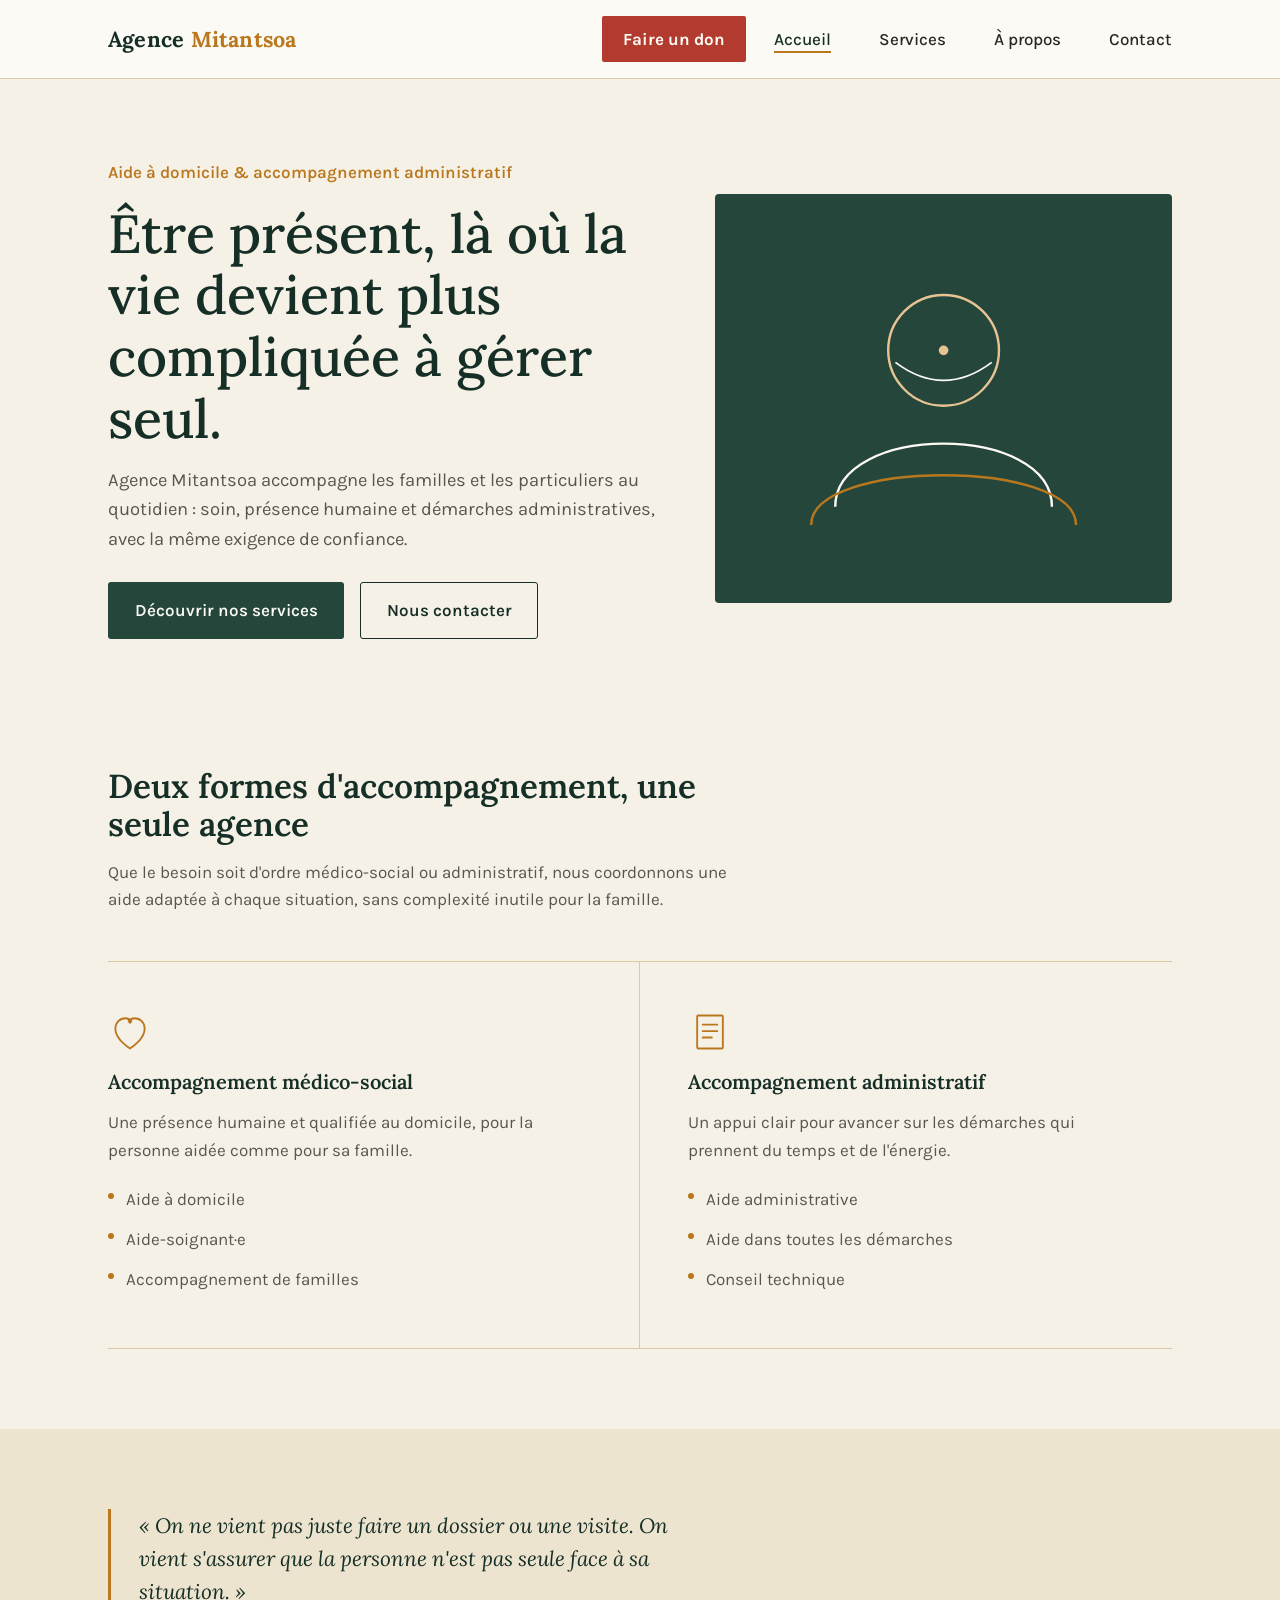
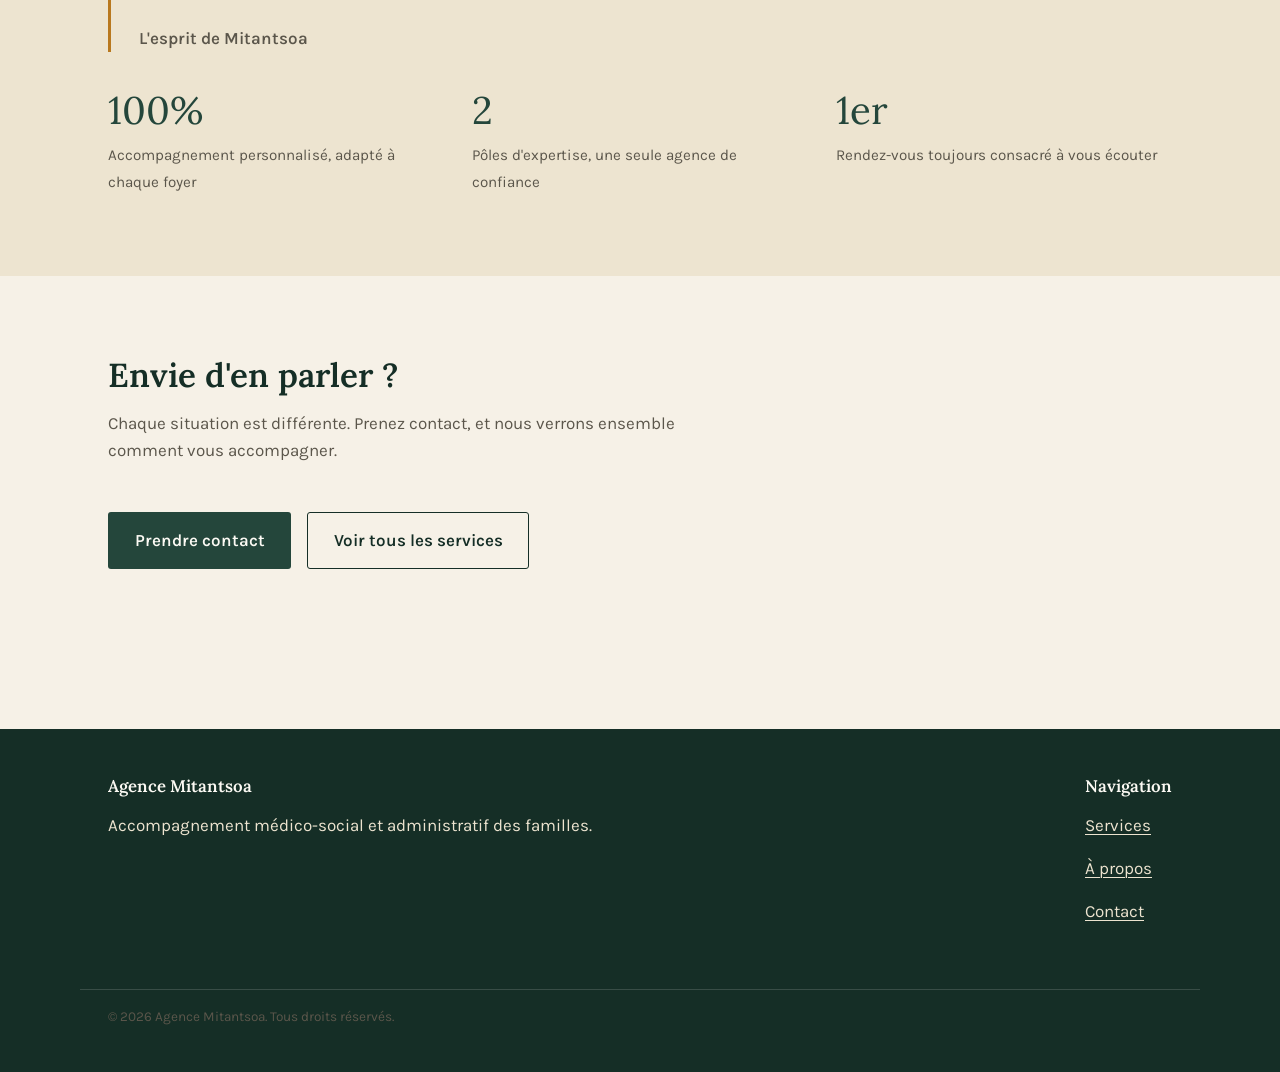
<file: index.html>
<!DOCTYPE html>
<html lang="fr">
<head>
<meta charset="UTF-8">
<meta name="viewport" content="width=device-width, initial-scale=1.0">
<title>Agence Mitantsoa — Accompagnement médico-social et administratif</title>
<meta name="description" content="Agence Mitantsoa accompagne les familles et les particuliers au quotidien : aide à domicile, aide-soignant, et accompagnement dans les démarches administratives.">
<link rel="stylesheet" href="style.css">
</head>
<body>

<header class="site-header">
  <div class="container">
    <a href="index.html" class="logo">Agence <span>Mitantsoa</span></a>
    <a href="don.html" class="btn-donate">Faire un don</a>
    <input type="checkbox" id="nav-toggle" class="nav-toggle">
    <label for="nav-toggle" class="nav-toggle-label" aria-label="Ouvrir le menu"><span></span></label>
    <nav class="main-nav" aria-label="Navigation principale">
      <ul>
        <li><a href="index.html" aria-current="page">Accueil</a></li>
        <li><a href="services.html">Services</a></li>
        <li><a href="apropos.html">À propos</a></li>
        <li><a href="contact.html">Contact</a></li>
      </ul>
    </nav>
  </div>
</header>

<main>

  <section class="hero">
    <div class="container">
      <div>
        <p class="hero-eyebrow">Aide à domicile &amp; accompagnement administratif</p>
        <h1>Être présent, là où la vie devient plus compliquée à gérer seul.</h1>
        <p class="hero-lede">Agence Mitantsoa accompagne les familles et les particuliers au quotidien : soin, présence humaine et démarches administratives, avec la même exigence de confiance.</p>
        <div class="button-row">
          <a href="services.html" class="btn btn-primary">Découvrir nos services</a>
          <a href="contact.html" class="btn btn-secondary">Nous contacter</a>
        </div>
      </div>
      <div class="hero-art" aria-hidden="true">
        <svg viewBox="0 0 300 260" xmlns="http://www.w3.org/2000/svg">
          <circle cx="150" cy="90" r="46" fill="none" stroke="#E7C393" stroke-width="2"/>
          <path d="M60 220 C60 150 240 150 240 220" fill="none" stroke="#FCFAF4" stroke-width="2"/>
          <path d="M40 235 C40 180 260 180 260 235" fill="none" stroke="#B9781E" stroke-width="2"/>
          <circle cx="150" cy="90" r="4" fill="#E7C393"/>
          <path d="M110 100 q40 30 80 0" fill="none" stroke="#FCFAF4" stroke-width="1.5"/>
        </svg>
      </div>
    </div>
  </section>

  <section aria-labelledby="pillars-heading">
    <div class="container">
      <div class="section-head">
        <h2 id="pillars-heading">Deux formes d'accompagnement, une seule agence</h2>
        <p>Que le besoin soit d'ordre médico-social ou administratif, nous coordonnons une aide adaptée à chaque situation, sans complexité inutile pour la famille.</p>
      </div>

      <div class="pillars">
        <article class="pillar reveal">
          <div class="pillar-icon">
            <svg viewBox="0 0 48 48" fill="none" xmlns="http://www.w3.org/2000/svg">
              <path d="M24 42s-16-9.7-16-21.5C8 13.5 13 9 19 9c2.6 0 4.9 1.2 6.5 3.1L24 14l-1.5-1.9C24.1 10.2 26.4 9 29 9c6 0 11 4.5 11 11.5C40 32.3 24 42 24 42z" stroke="currentColor" stroke-width="2" stroke-linejoin="round"/>
            </svg>
          </div>
          <h3>Accompagnement médico-social</h3>
          <p>Une présence humaine et qualifiée au domicile, pour la personne aidée comme pour sa famille.</p>
          <ul>
            <li>Aide à domicile</li>
            <li>Aide-soignant·e</li>
            <li>Accompagnement de familles</li>
          </ul>
        </article>

        <article class="pillar reveal">
          <div class="pillar-icon">
            <svg viewBox="0 0 48 48" fill="none" xmlns="http://www.w3.org/2000/svg">
              <rect x="10" y="6" width="28" height="36" rx="1" stroke="currentColor" stroke-width="2"/>
              <path d="M16 16h16M16 23h16M16 30h10" stroke="currentColor" stroke-width="2" stroke-linecap="round"/>
            </svg>
          </div>
          <h3>Accompagnement administratif</h3>
          <p>Un appui clair pour avancer sur les démarches qui prennent du temps et de l'énergie.</p>
          <ul>
            <li>Aide administrative</li>
            <li>Aide dans toutes les démarches</li>
            <li>Conseil technique</li>
          </ul>
        </article>
      </div>
    </div>
  </section>

  <section class="section-alt">
    <div class="container">
      <blockquote class="quote-block reveal">
        <p>« On ne vient pas juste faire un dossier ou une visite. On vient s'assurer que la personne n'est pas seule face à sa situation. »</p>
        <cite>L'esprit de Mitantsoa</cite>
      </blockquote>

      <div class="stats reveal">
        <div>
          <span class="stat-number">100%</span>
          <span class="stat-label">Accompagnement personnalisé, adapté à chaque foyer</span>
        </div>
        <div>
          <span class="stat-number">2</span>
          <span class="stat-label">Pôles d'expertise, une seule agence de confiance</span>
        </div>
        <div>
          <span class="stat-number">1er</span>
          <span class="stat-label">Rendez-vous toujours consacré à vous écouter</span>
        </div>
      </div>
    </div>
  </section>

  <section>
    <div class="container">
      <div class="section-head">
        <h2>Envie d'en parler ?</h2>
        <p>Chaque situation est différente. Prenez contact, et nous verrons ensemble comment vous accompagner.</p>
      </div>
      <div class="button-row">
        <a href="contact.html" class="btn btn-primary">Prendre contact</a>
        <a href="services.html" class="btn btn-secondary">Voir tous les services</a>
      </div>
    </div>
  </section>


</main>

<footer class="site-footer">
  <div class="container footer-grid">
    <div>
      <h3>Agence Mitantsoa</h3>
      <p>Accompagnement médico-social et administratif des familles.</p>
    </div>
    <div>
      <h3>Navigation</h3>
      <p><a href="services.html">Services</a></p>
      <p><a href="apropos.html">À propos</a></p>
      <p><a href="contact.html">Contact</a></p>
    </div>
  </div>
  <div class="container footer-bottom">
    <p>© 2026 Agence Mitantsoa. Tous droits réservés.</p>
  </div>
</footer>

<script src="script.js"></script>
</body>
</html>
</file>
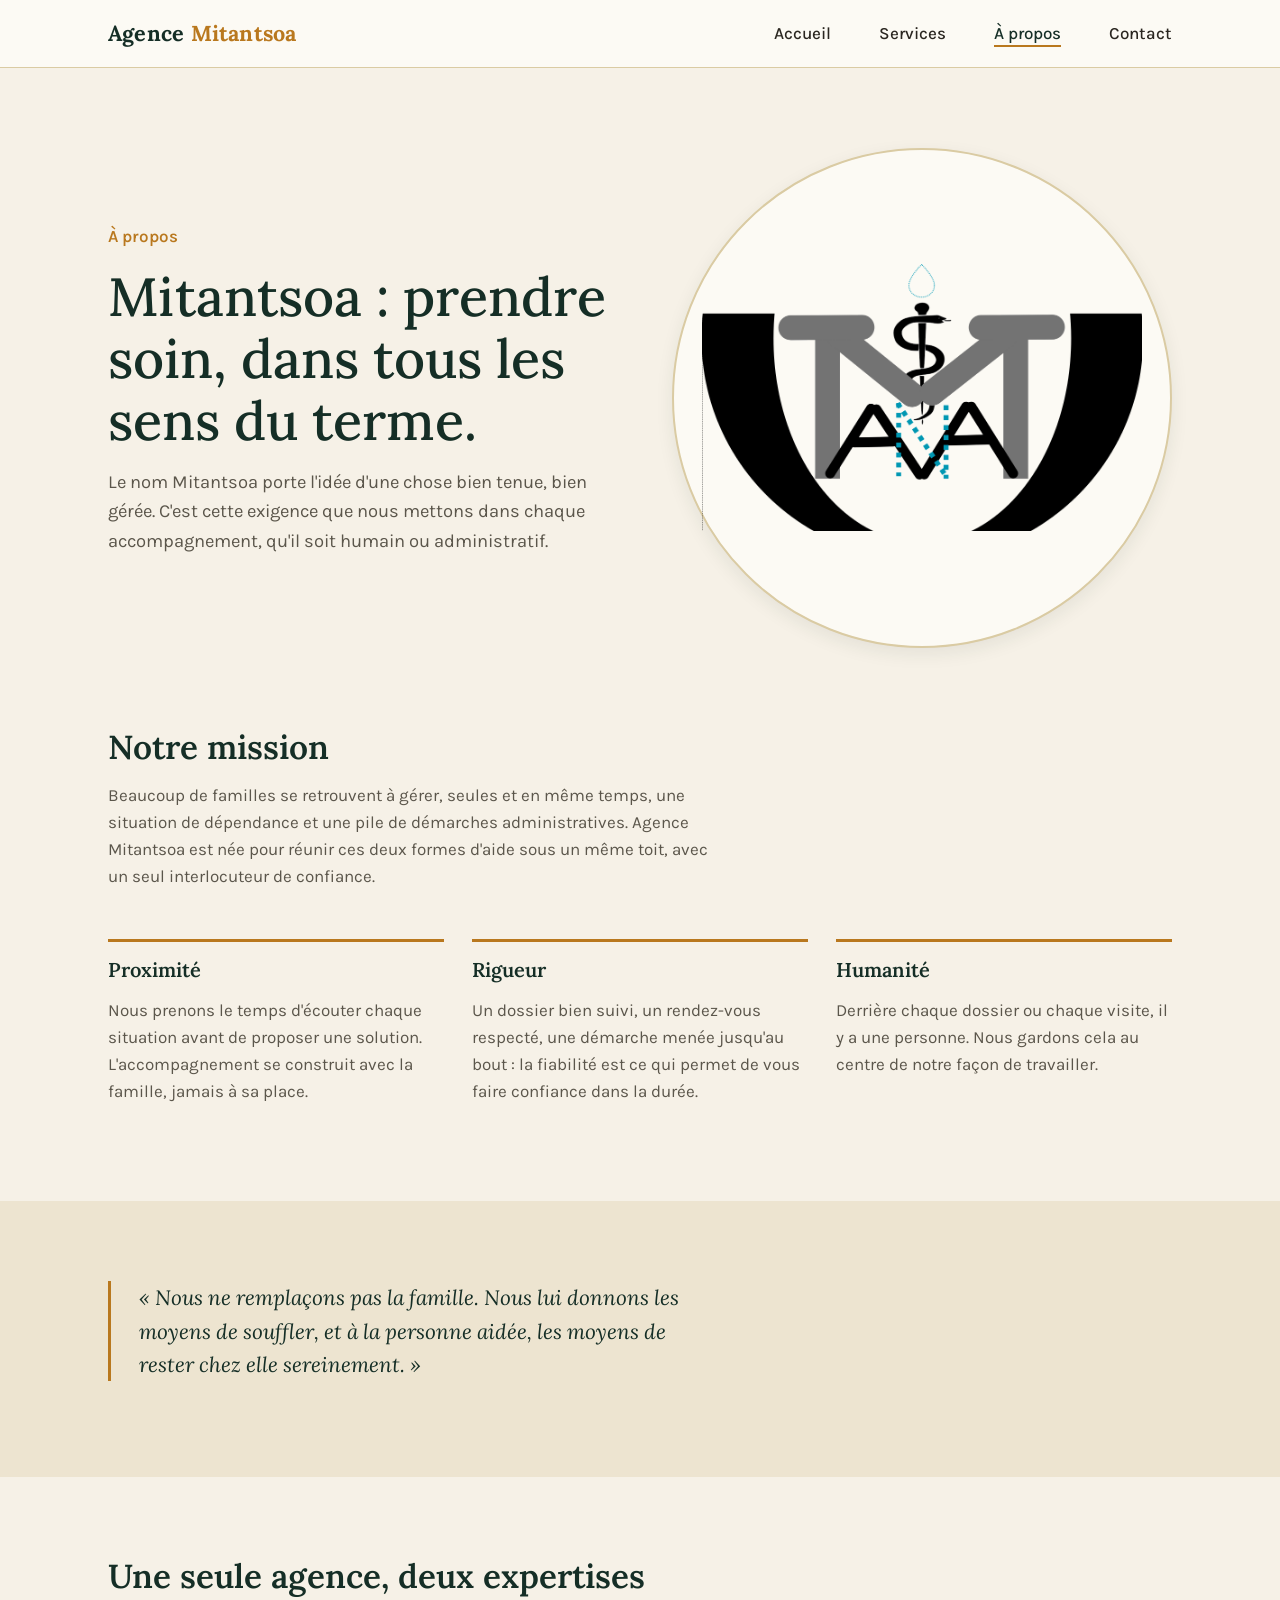
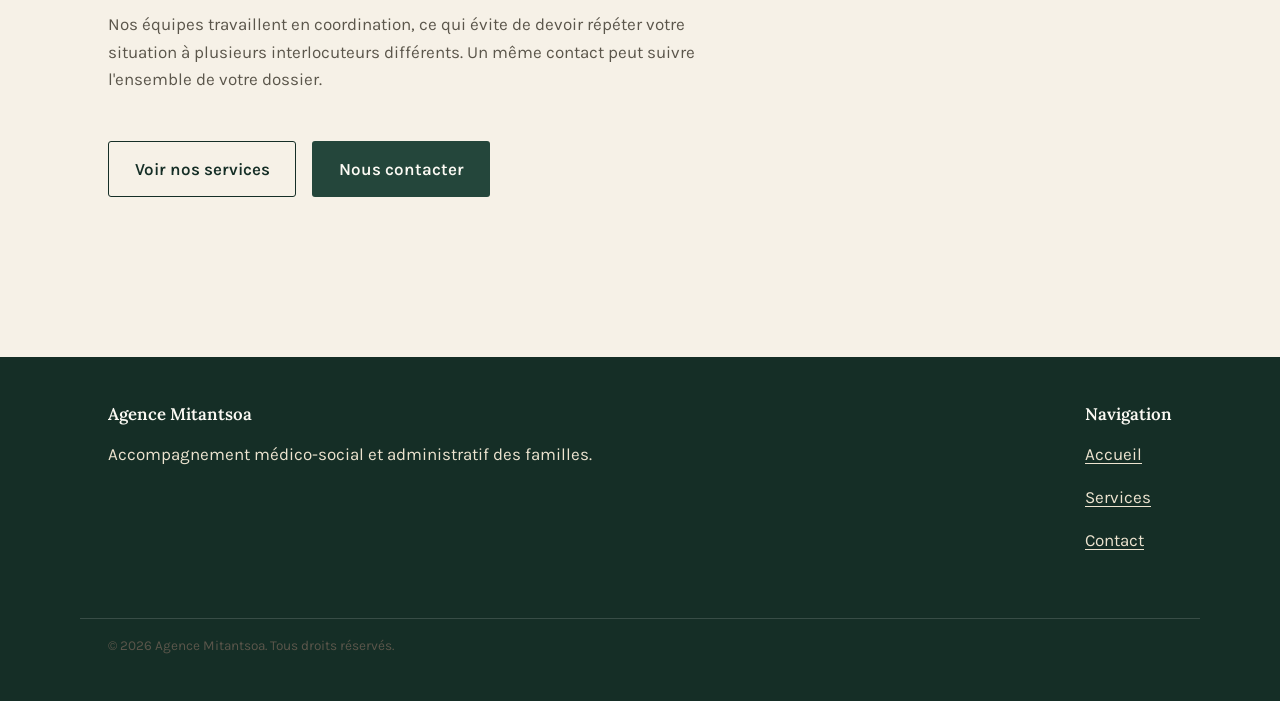
<file: apropos.html>
<!DOCTYPE html>
<html lang="fr">
<head>
<meta charset="UTF-8">
<meta name="viewport" content="width=device-width, initial-scale=1.0">
<title>À propos — Agence Mitantsoa</title>
<meta name="description" content="Découvrez la mission et les valeurs de l'Agence Mitantsoa, agence d'accompagnement médico-social et administratif.">
<link rel="stylesheet" href="style.css">
</head>
<body>

<header class="site-header">
  <div class="container">
    <a href="index.html" class="logo">Agence <span>Mitantsoa</span></a>
    <input type="checkbox" id="nav-toggle" class="nav-toggle">
    <label for="nav-toggle" class="nav-toggle-label" aria-label="Ouvrir le menu"><span></span></label>
    <nav class="main-nav" aria-label="Navigation principale">
      <ul>
        <li><a href="index.html">Accueil</a></li>
        <li><a href="services.html">Services</a></li>
        <li><a href="apropos.html" aria-current="page">À propos</a></li>
        <li><a href="contact.html">Contact</a></li>
      </ul>
    </nav>
  </div>
</header>

<main>

  <section class="hero" style="padding-bottom: 0;">
    <div class="container hero-with-logo">
      <div>
        <p class="hero-eyebrow">À propos</p>
        <h1>Mitantsoa : prendre soin, dans tous les sens du terme.</h1>
        <p class="hero-lede">Le nom Mitantsoa porte l'idée d'une chose bien tenue, bien gérée. C'est cette exigence que nous mettons dans chaque accompagnement, qu'il soit humain ou administratif.</p>
      </div>
      <div class="logo-badge" aria-hidden="true">
        <img src="logo-mitantsoa.png" alt="">
      </div>
    </div>
  </section>

  <section>
    <div class="container">
      <div class="section-head">
        <h2>Notre mission</h2>
        <p>Beaucoup de familles se retrouvent à gérer, seules et en même temps, une situation de dépendance et une pile de démarches administratives. Agence Mitantsoa est née pour réunir ces deux formes d'aide sous un même toit, avec un seul interlocuteur de confiance.</p>
      </div>

      <div class="values-list">
        <div class="value-card reveal">
          <h3>Proximité</h3>
          <p>Nous prenons le temps d'écouter chaque situation avant de proposer une solution. L'accompagnement se construit avec la famille, jamais à sa place.</p>
        </div>
        <div class="value-card reveal">
          <h3>Rigueur</h3>
          <p>Un dossier bien suivi, un rendez-vous respecté, une démarche menée jusqu'au bout : la fiabilité est ce qui permet de vous faire confiance dans la durée.</p>
        </div>
        <div class="value-card reveal">
          <h3>Humanité</h3>
          <p>Derrière chaque dossier ou chaque visite, il y a une personne. Nous gardons cela au centre de notre façon de travailler.</p>
        </div>
      </div>
    </div>
  </section>

  <section class="section-alt">
    <div class="container">
      <blockquote class="quote-block reveal">
        <p>« Nous ne remplaçons pas la famille. Nous lui donnons les moyens de souffler, et à la personne aidée, les moyens de rester chez elle sereinement. »</p>
      </blockquote>
    </div>
  </section>

  <section>
    <div class="container">
      <div class="section-head">
        <h2>Une seule agence, deux expertises</h2>
        <p>Nos équipes travaillent en coordination, ce qui évite de devoir répéter votre situation à plusieurs interlocuteurs différents. Un même contact peut suivre l'ensemble de votre dossier.</p>
      </div>
      <div class="button-row">
        <a href="services.html" class="btn btn-secondary">Voir nos services</a>
        <a href="contact.html" class="btn btn-primary">Nous contacter</a>
      </div>
    </div>
  </section>

</main>

<footer class="site-footer">
  <div class="container footer-grid">
    <div>
      <h3>Agence Mitantsoa</h3>
      <p>Accompagnement médico-social et administratif des familles.</p>
    </div>
    <div>
      <h3>Navigation</h3>
      <p><a href="index.html">Accueil</a></p>
      <p><a href="services.html">Services</a></p>
      <p><a href="contact.html">Contact</a></p>
    </div>
  </div>
  <div class="container footer-bottom">
    <p>© 2026 Agence Mitantsoa. Tous droits réservés.</p>
  </div>
</footer>

<script src="script.js"></script>
</body>
</html>
</file>
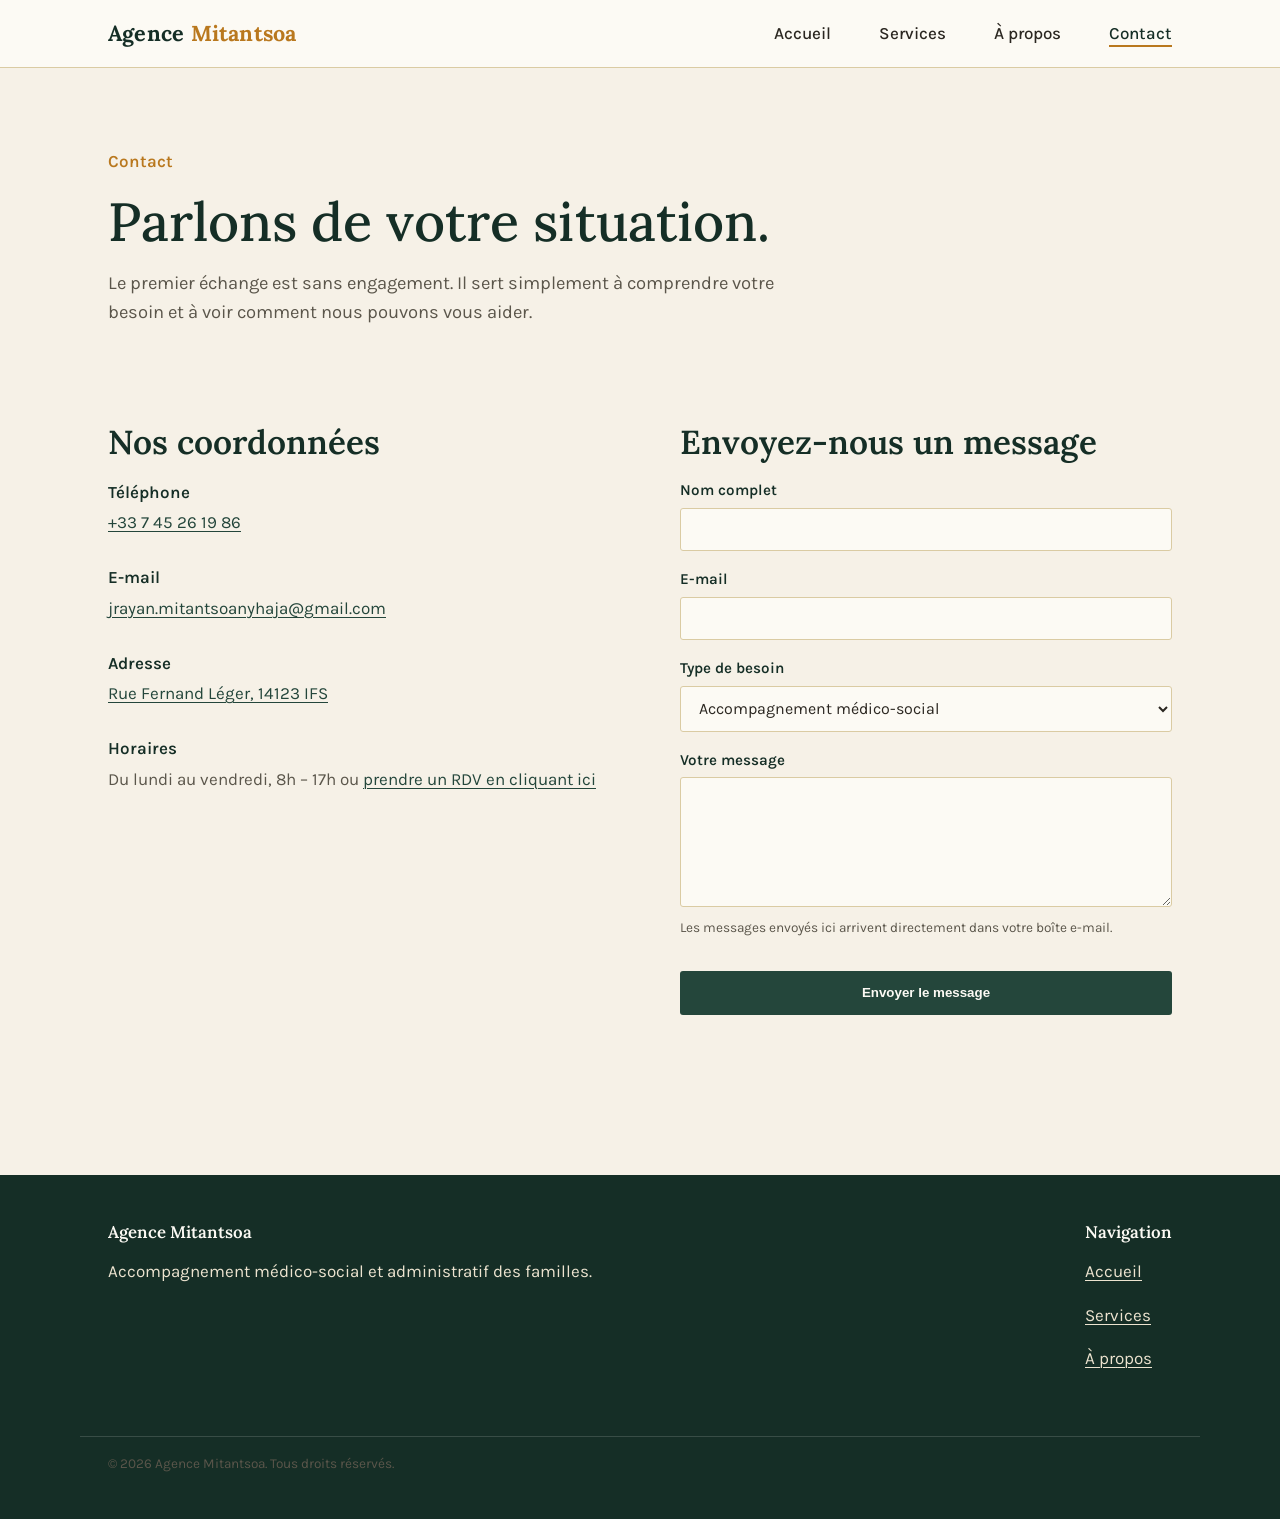
<file: contact.html>
<!DOCTYPE html>
<html lang="fr">
<head>
<meta charset="UTF-8">
<meta name="viewport" content="width=device-width, initial-scale=1.0">
<title>Contact — Agence Mitantsoa</title>
<meta name="description" content="Contactez l'Agence Mitantsoa pour un accompagnement médico-social ou administratif.">
<link rel="stylesheet" href="style.css">
</head>
<body>

<header class="site-header">
  <div class="container">
    <a href="index.html" class="logo">Agence <span>Mitantsoa</span></a>
    <input type="checkbox" id="nav-toggle" class="nav-toggle">
    <label for="nav-toggle" class="nav-toggle-label" aria-label="Ouvrir le menu"><span></span></label>
    <nav class="main-nav" aria-label="Navigation principale">
      <ul>
        <li><a href="index.html">Accueil</a></li>
        <li><a href="services.html">Services</a></li>
        <li><a href="apropos.html">À propos</a></li>
        <li><a href="contact.html" aria-current="page">Contact</a></li>
      </ul>
    </nav>
  </div>
</header>

<main>

  <section class="hero" style="padding-bottom: 0;">
    <div class="container" style="display:block;">
      <p class="hero-eyebrow">Contact</p>
      <h1>Parlons de votre situation.</h1>
      <p class="hero-lede">Le premier échange est sans engagement. Il sert simplement à comprendre votre besoin et à voir comment nous pouvons vous aider.</p>
    </div>
  </section>

  <section>
    <div class="container contact-grid">

      <div>
        <h2>Nos coordonnées</h2>
        <dl class="contact-info">
          <dt>Téléphone</dt>
          <dd><a href="tel:+33745261986">+33 7 45 26 19 86</a></dd>

          <dt>E-mail</dt>
          <dd><a href="mailto:jrayan.mitantsoanyhaja@gmail.com">jrayan.mitantsoanyhaja@gmail.com</a></dd>

          <dt>Adresse</dt>
          <dd><a href="https://maps.app.goo.gl/CXbzAb24piKeZ8EBA" target="_blank" rel="noopener">Rue Fernand Léger, 14123 IFS</a></dd>

          <dt>Horaires</dt>
          <dd><dd>Du lundi au vendredi, 8h – 17h ou <a href="https://calendar.google.com/calendar/u/1/r" target="_blank" rel="noopener">prendre un RDV en cliquant ici</a></dd></dd>
        </dl>
      </div>

      <div>
        <h2>Envoyez-nous un message</h2>
        <form action="https://formspree.io/f/mzezpzpq" method="POST">
          <div class="form-field">
            <label for="nom">Nom complet</label>
            <input type="text" id="nom" name="nom" required>
          </div>
          <div class="form-field">
            <label for="email">E-mail</label>
            <input type="email" id="email" name="email" required>
          </div>
          <div class="form-field">
            <label for="sujet">Type de besoin</label>
            <select id="sujet" name="sujet">
              <option value="medico-social">Accompagnement médico-social</option>
              <option value="administratif">Accompagnement administratif</option>
              <option value="autre">Autre / je ne sais pas encore</option>
            </select>
          </div>
          <div class="form-field">
            <label for="message">Votre message</label>
            <textarea id="message" name="message" required></textarea>
          </div>
          <input type="hidden" name="_subject" value="Nouveau message depuis le site Agence Mitantsoa">
          <input type="text" name="_gotcha" style="display:none" tabindex="-1" autocomplete="off">
          <p class="form-note">Les messages envoyés ici arrivent directement dans votre boîte e-mail.</p>
          <button type="submit" class="btn btn-primary">Envoyer le message</button>
        </form>
      </div>

    </div>
  </section>

</main>

<footer class="site-footer">
  <div class="container footer-grid">
    <div>
      <h3>Agence Mitantsoa</h3>
      <p>Accompagnement médico-social et administratif des familles.</p>
    </div>
    <div>
      <h3>Navigation</h3>
      <p><a href="index.html">Accueil</a></p>
      <p><a href="services.html">Services</a></p>
      <p><a href="apropos.html">À propos</a></p>
    </div>
  </div>
  <div class="container footer-bottom">
    <p>© 2026 Agence Mitantsoa. Tous droits réservés.</p>
  </div>
</footer>

<script src="script.js"></script>
</body>
</html>
</file>
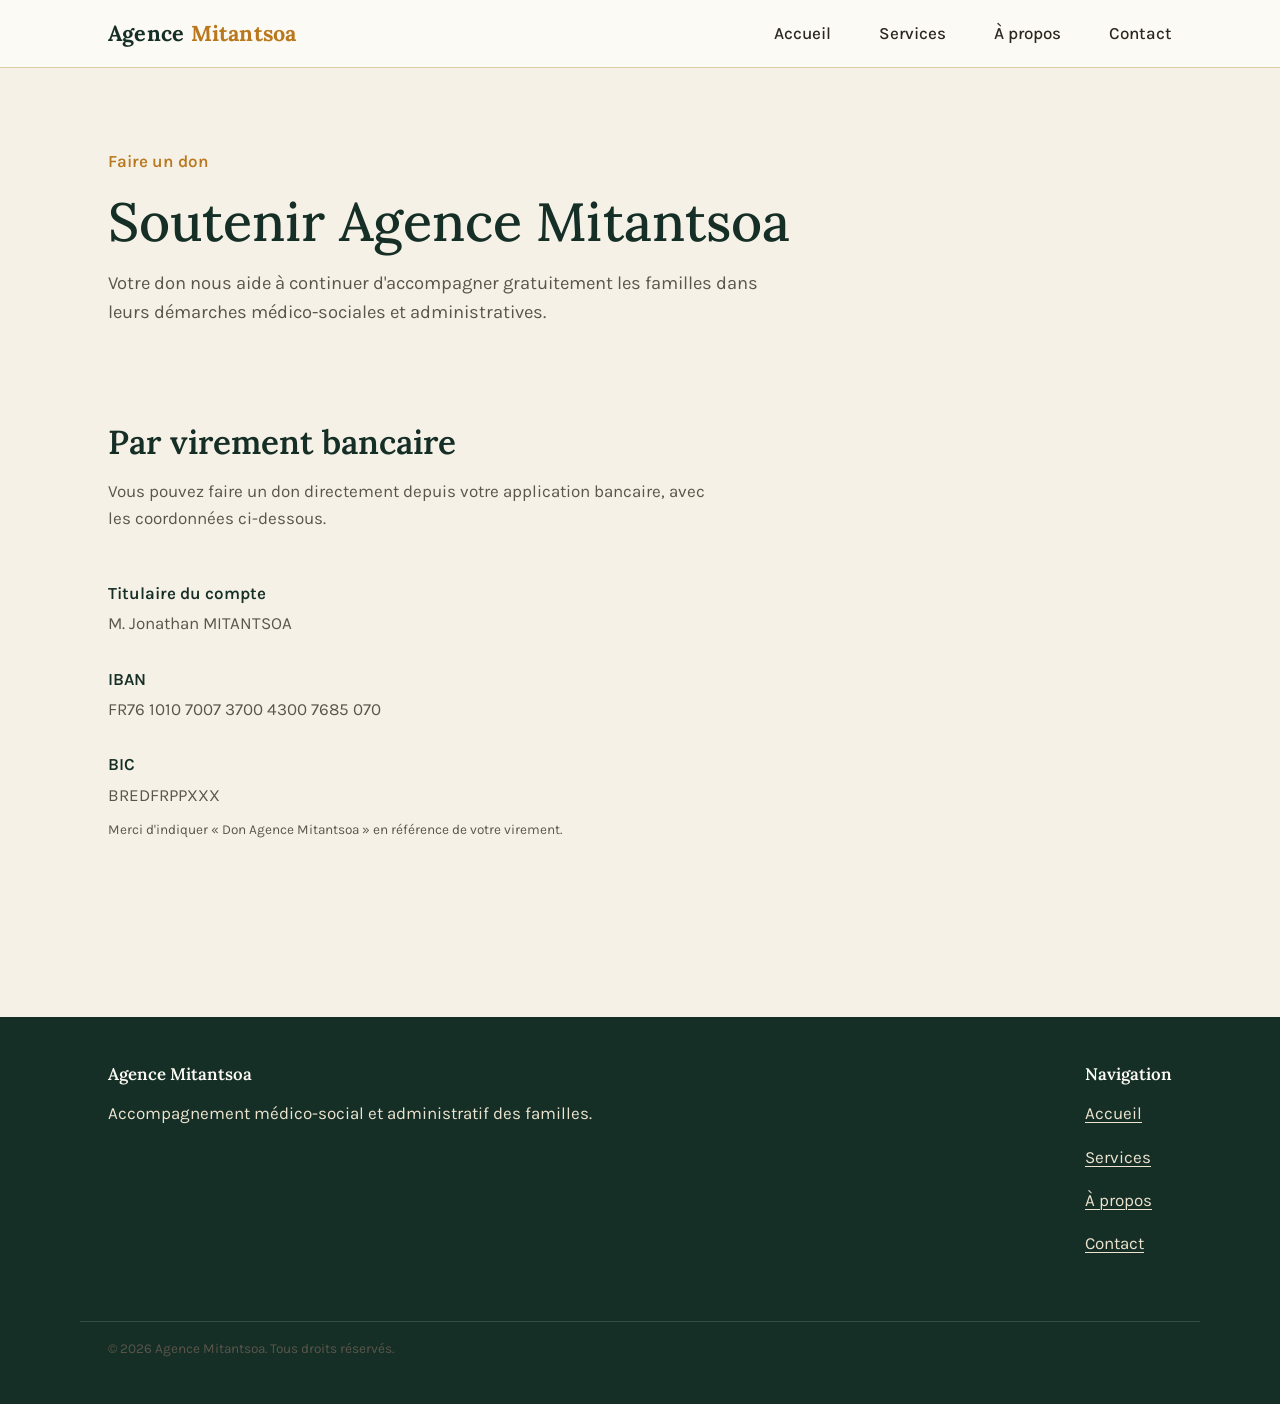
<file: don.html>
<!DOCTYPE html>
<html lang="fr">
<head>
<meta charset="UTF-8">
<meta name="viewport" content="width=device-width, initial-scale=1.0">
<title>Faire un don — Agence Mitantsoa</title>
<meta name="description" content="Soutenez l'activité de l'Agence Mitantsoa par virement bancaire.">
<link rel="stylesheet" href="style.css">
</head>
<body>

<header class="site-header">
  <div class="container">
    <a href="index.html" class="logo">Agence <span>Mitantsoa</span></a>
    <input type="checkbox" id="nav-toggle" class="nav-toggle">
    <label for="nav-toggle" class="nav-toggle-label" aria-label="Ouvrir le menu"><span></span></label>
    <nav class="main-nav" aria-label="Navigation principale">
      <ul>
        <li><a href="index.html">Accueil</a></li>
        <li><a href="services.html">Services</a></li>
        <li><a href="apropos.html">À propos</a></li>
        <li><a href="contact.html">Contact</a></li>
      </ul>
    </nav>
  </div>
</header>

<main>

  <section class="hero" style="padding-bottom: 0;">
    <div class="container" style="display:block;">
      <p class="hero-eyebrow">Faire un don</p>
      <h1>Soutenir Agence Mitantsoa</h1>
      <p class="hero-lede">Votre don nous aide à continuer d'accompagner gratuitement les familles dans leurs démarches médico-sociales et administratives.</p>
    </div>
  </section>

  <section>
    <div class="container">
      <div class="section-head">
        <h2>Par virement bancaire</h2>
        <p>Vous pouvez faire un don directement depuis votre application bancaire, avec les coordonnées ci-dessous.</p>
      </div>

      <dl class="contact-info">
        <dt>Titulaire du compte</dt>
        <dd>M. Jonathan MITANTSOA</dd>

        <dt>IBAN</dt>
        <dd>FR76 1010 7007 3700 4300 7685 070</dd>

        <dt>BIC</dt>
        <dd>BREDFRPPXXX</dd>
      </dl>

      <p class="form-note">Merci d'indiquer « Don Agence Mitantsoa » en référence de votre virement.</p>
    </div>
  </section>

</main>

<footer class="site-footer">
  <div class="container footer-grid">
    <div>
      <h3>Agence Mitantsoa</h3>
      <p>Accompagnement médico-social et administratif des familles.</p>
    </div>
    <div>
      <h3>Navigation</h3>
      <p><a href="index.html">Accueil</a></p>
      <p><a href="services.html">Services</a></p>
      <p><a href="apropos.html">À propos</a></p>
      <p><a href="contact.html">Contact</a></p>
    </div>
  </div>
  <div class="container footer-bottom">
    <p>© 2026 Agence Mitantsoa. Tous droits réservés.</p>
  </div>
</footer>

</body>
</html>
</file>
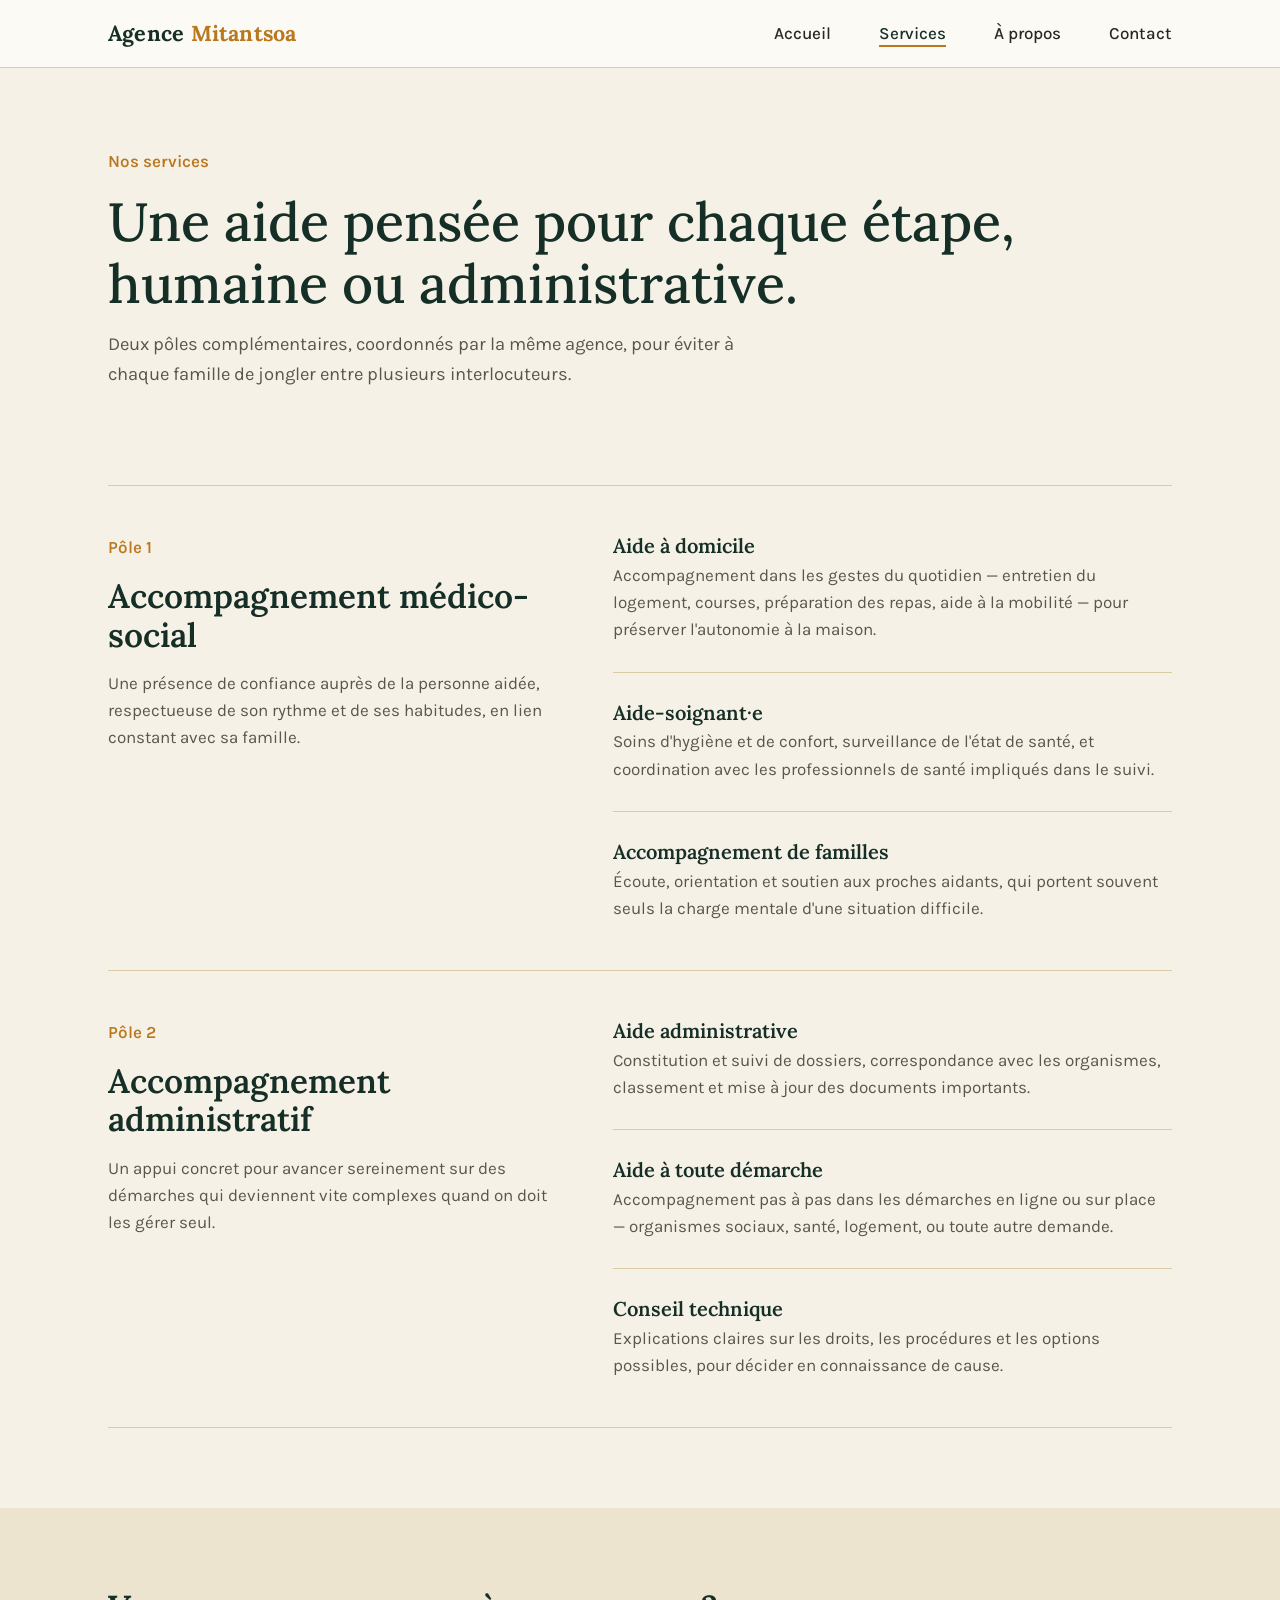
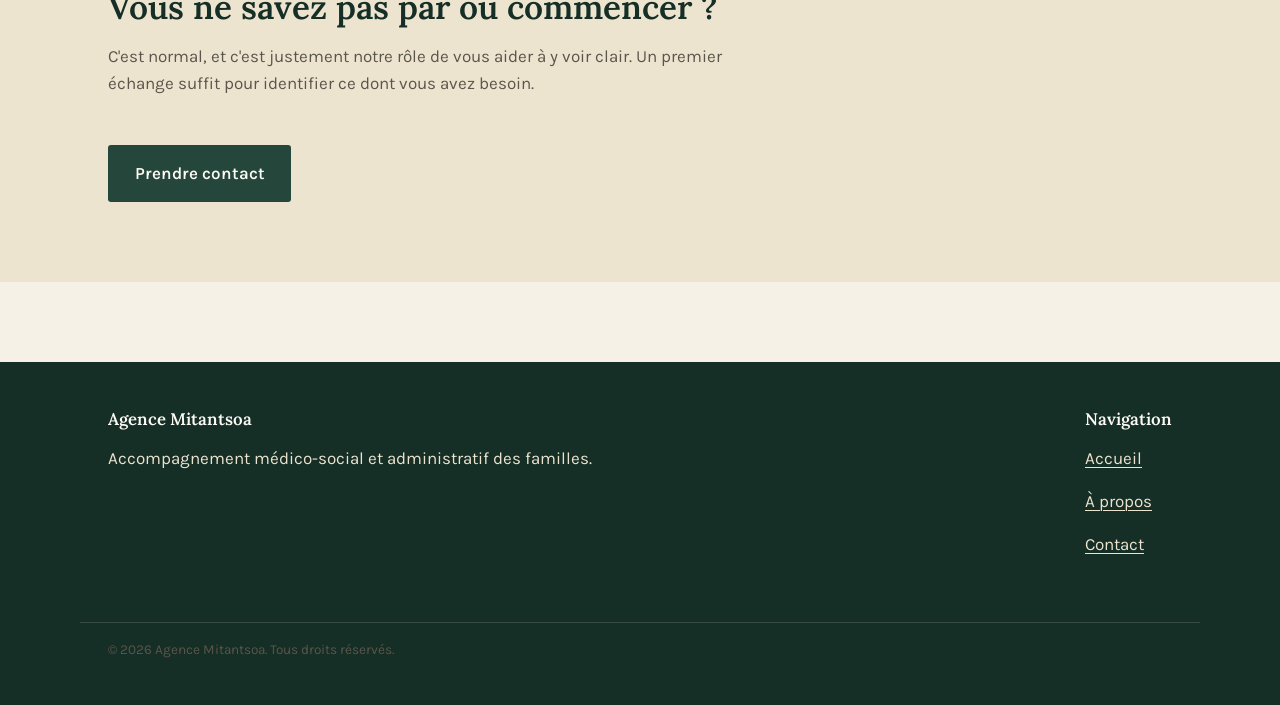
<file: services.html>
<!DOCTYPE html>
<html lang="fr">
<head>
<meta charset="UTF-8">
<meta name="viewport" content="width=device-width, initial-scale=1.0">
<title>Nos services — Agence Mitantsoa</title>
<meta name="description" content="Découvrez les services de l'Agence Mitantsoa : aide à domicile, aide-soignant, accompagnement de familles, aide administrative et conseil technique.">
<link rel="stylesheet" href="style.css">
</head>
<body>

<header class="site-header">
  <div class="container">
    <a href="index.html" class="logo">Agence <span>Mitantsoa</span></a>
    <input type="checkbox" id="nav-toggle" class="nav-toggle">
    <label for="nav-toggle" class="nav-toggle-label" aria-label="Ouvrir le menu"><span></span></label>
    <nav class="main-nav" aria-label="Navigation principale">
      <ul>
        <li><a href="index.html">Accueil</a></li>
        <li><a href="services.html" aria-current="page">Services</a></li>
        <li><a href="apropos.html">À propos</a></li>
        <li><a href="contact.html">Contact</a></li>
      </ul>
    </nav>
  </div>
</header>

<main>

  <section class="hero" style="padding-bottom: 0;">
    <div class="container" style="display:block;">
      <p class="hero-eyebrow">Nos services</p>
      <h1>Une aide pensée pour chaque étape, humaine ou administrative.</h1>
      <p class="hero-lede">Deux pôles complémentaires, coordonnés par la même agence, pour éviter à chaque famille de jongler entre plusieurs interlocuteurs.</p>
    </div>
  </section>

  <section>
    <div class="container">

      <div class="service-group reveal">
        <div>
          <p class="service-group-label">Pôle 1</p>
          <h2>Accompagnement médico-social</h2>
          <p>Une présence de confiance auprès de la personne aidée, respectueuse de son rythme et de ses habitudes, en lien constant avec sa famille.</p>
        </div>
        <ul class="service-list">
          <li>
            <h3>Aide à domicile</h3>
            <p>Accompagnement dans les gestes du quotidien — entretien du logement, courses, préparation des repas, aide à la mobilité — pour préserver l'autonomie à la maison.</p>
          </li>
          <li>
            <h3>Aide-soignant·e</h3>
            <p>Soins d'hygiène et de confort, surveillance de l'état de santé, et coordination avec les professionnels de santé impliqués dans le suivi.</p>
          </li>
          <li>
            <h3>Accompagnement de familles</h3>
            <p>Écoute, orientation et soutien aux proches aidants, qui portent souvent seuls la charge mentale d'une situation difficile.</p>
          </li>
        </ul>
      </div>

      <div class="service-group reveal">
        <div>
          <p class="service-group-label">Pôle 2</p>
          <h2>Accompagnement administratif</h2>
          <p>Un appui concret pour avancer sereinement sur des démarches qui deviennent vite complexes quand on doit les gérer seul.</p>
        </div>
        <ul class="service-list">
          <li>
            <h3>Aide administrative</h3>
            <p>Constitution et suivi de dossiers, correspondance avec les organismes, classement et mise à jour des documents importants.</p>
          </li>
          <li>
            <h3>Aide à toute démarche</h3>
            <p>Accompagnement pas à pas dans les démarches en ligne ou sur place — organismes sociaux, santé, logement, ou toute autre demande.</p>
          </li>
          <li>
            <h3>Conseil technique</h3>
            <p>Explications claires sur les droits, les procédures et les options possibles, pour décider en connaissance de cause.</p>
          </li>
        </ul>
      </div>

    </div>
  </section>

  <section class="section-alt">
    <div class="container">
      <div class="section-head">
        <h2>Vous ne savez pas par où commencer ?</h2>
        <p>C'est normal, et c'est justement notre rôle de vous aider à y voir clair. Un premier échange suffit pour identifier ce dont vous avez besoin.</p>
      </div>
      <div class="button-row">
        <a href="contact.html" class="btn btn-primary">Prendre contact</a>
      </div>
    </div>
  </section>

</main>

<footer class="site-footer">
  <div class="container footer-grid">
    <div>
      <h3>Agence Mitantsoa</h3>
      <p>Accompagnement médico-social et administratif des familles.</p>
    </div>
    <div>
      <h3>Navigation</h3>
      <p><a href="index.html">Accueil</a></p>
      <p><a href="apropos.html">À propos</a></p>
      <p><a href="contact.html">Contact</a></p>
    </div>
  </div>
  <div class="container footer-bottom">
    <p>© 2026 Agence Mitantsoa. Tous droits réservés.</p>
  </div>
</footer>

<script src="script.js"></script>
</body>
</html>
</file>
<file: style.css>
/* =========================================================
   Agence Mitantsoa — feuille de style partagée
   ========================================================= */

@import url('https://fonts.googleapis.com/css2?family=Lora:ital,wght@0,400;0,500;0,600;1,400&family=Karla:wght@400;500;600;700&display=swap');

:root {
  /* Couleurs */
  --color-bg: #F6F1E7;
  --color-bg-alt: #EDE4D0;
  --color-green: #24463B;
  --color-green-dark: #152E26;
  --color-ochre: #B9781E;
  --color-ochre-soft: #E7C393;
  --color-text: #2A2620;
  --color-text-soft: #5B564B;
  --color-border: #DACBA3;
  --color-cream: #FCFAF4;

  /* Typo */
  --font-display: 'Lora', Georgia, serif;
  --font-body: 'Karla', 'Segoe UI', sans-serif;

  /* Rythme */
  --max-width: 1120px;
  --space-1: 0.5rem;
  --space-2: 1rem;
  --space-3: 1.75rem;
  --space-4: 3rem;
  --space-5: 5rem;
}

* { box-sizing: border-box; }

html {
  scroll-behavior: smooth;
}

body {
  margin: 0;
  background: var(--color-bg);
  color: var(--color-text);
  font-family: var(--font-body);
  font-size: 1.0625rem;
  line-height: 1.6;
  -webkit-font-smoothing: antialiased;
}

@media (prefers-reduced-motion: reduce) {
  html { scroll-behavior: auto; }
  * { animation-duration: 0.001ms !important; transition-duration: 0.001ms !important; }
}

h1, h2, h3 {
  font-family: var(--font-display);
  font-weight: 600;
  color: var(--color-green-dark);
  line-height: 1.15;
  margin: 0 0 var(--space-2);
}

h1 { font-size: clamp(2.1rem, 4.2vw, 3.4rem); font-weight: 500; }
h2 { font-size: clamp(1.6rem, 2.6vw, 2.2rem); }
h3 { font-size: 1.25rem; }

p { margin: 0 0 var(--space-2); max-width: 62ch; color: var(--color-text-soft); }

a {
  color: var(--color-green);
  text-decoration-thickness: 1px;
  text-underline-offset: 3px;
}
a:hover { color: var(--color-ochre); }

a:focus-visible,
button:focus-visible,
input:focus-visible,
textarea:focus-visible {
  outline: 3px solid var(--color-ochre);
  outline-offset: 3px;
}

img, svg { max-width: 100%; display: block; }

.container {
  max-width: var(--max-width);
  margin: 0 auto;
  padding: 0 var(--space-3);
}

/* ---------- En-tête ---------- */

.site-header {
  border-bottom: 1px solid var(--color-border);
  background: var(--color-cream);
  position: sticky;
  top: 0;
  z-index: 20;
}

.site-header .container {
  display: flex;
  align-items: center;
  justify-content: space-between;
  padding-top: var(--space-2);
  padding-bottom: var(--space-2);
}

.logo {
  font-family: var(--font-display);
  font-size: 1.35rem;
  font-weight: 800;
  color: var(--color-green-dark);
  text-decoration: none;
  letter-spacing: 0.01em;
}
.logo span { color: var(--color-ochre); }
.logo:hover { color: var(--color-green-dark); }

.btn-donate {
  background: #B23A2E;
  color: #FCFAF4;
  font-weight: 700;
  text-decoration: none;
  padding: 0.6rem 1.3rem;
  border-radius: 2px;
  margin-left: auto;
  margin-right: var(--space-3);
  white-space: nowrap;
}
.btn-donate:hover {
  background: #8F2C22;
  color: #FCFAF4;
}

.main-nav ul {
  list-style: none;
  display: flex;
  gap: var(--space-4);
  margin: 0;
  padding: 0;
}

.main-nav a {
  color: var(--color-text);
  text-decoration: none;
  font-weight: 500;
  padding-bottom: 2px;
  border-bottom: 2px solid transparent;
}
.main-nav a:hover,
.main-nav a[aria-current="page"] {
  color: var(--color-green-dark);
  border-bottom-color: var(--color-ochre);
}

.nav-toggle {
  display: none;
}

.nav-toggle-label {
  display: none;
  cursor: pointer;
  padding: var(--space-1);
}
.nav-toggle-label span,
.nav-toggle-label span::before,
.nav-toggle-label span::after {
  display: block;
  width: 24px;
  height: 2px;
  background: var(--color-green-dark);
  position: relative;
  transition: transform 0.2s ease;
}
.nav-toggle-label span::before,
.nav-toggle-label span::after {
  content: "";
  position: absolute;
}
.nav-toggle-label span::before { top: -7px; }
.nav-toggle-label span::after { top: 7px; }

@media (max-width: 760px) {
  .nav-toggle-label { display: block; }
  .main-nav {
    position: absolute;
    top: 100%;
    left: 0;
    right: 0;
    background: var(--color-cream);
    border-bottom: 1px solid var(--color-border);
    max-height: 0;
    overflow: hidden;
    transition: max-height 0.25s ease;
  }
  .main-nav ul {
    flex-direction: column;
    gap: 0;
    padding: var(--space-2) var(--space-3);
  }
  .main-nav li { border-top: 1px solid var(--color-border); }
  .main-nav li:first-child { border-top: none; }
  .main-nav a { display: block; padding: var(--space-2) 0; }
  .nav-toggle:checked ~ .main-nav { max-height: 400px; }
}

/* ---------- Hero ---------- */

.hero {
  padding: var(--space-5) 0 var(--space-4);
}

.hero .container {
  display: grid;
  grid-template-columns: 1.1fr 0.9fr;
  gap: var(--space-4);
  align-items: center;
}

.hero-eyebrow {
  color: var(--color-ochre);
  font-weight: 600;
  margin: 0 0 var(--space-2);
}

.hero-lede {
  font-size: 1.15rem;
}

.hero-art {
  background: var(--color-green);
  border-radius: 4px;
  padding: var(--space-4);
  color: var(--color-cream);
}

.hero-art svg { width: 100%; height: auto; }

.button-row {
  display: flex;
  gap: var(--space-2);
  flex-wrap: wrap;
  margin-top: var(--space-3);
}

.btn {
  display: inline-block;
  font-weight: 600;
  padding: 0.85rem 1.6rem;
  border-radius: 3px;
  text-decoration: none;
  border: 1px solid transparent;
}

.btn-primary {
  background: var(--color-green);
  color: var(--color-cream);
}
.btn-primary:hover { background: var(--color-green-dark); color: var(--color-cream); }

.btn-secondary {
  background: transparent;
  color: var(--color-green-dark);
  border-color: var(--color-green-dark);
}
.btn-secondary:hover { color: var(--color-ochre); border-color: var(--color-ochre); }

@media (max-width: 800px) {
  .hero .container { grid-template-columns: 1fr; }
  .hero-art { order: -1; }
}

/* ---------- Sections génériques ---------- */

section { padding: var(--space-5) 0; }
.section-alt { background: var(--color-bg-alt); }

.section-head {
  max-width: 640px;
  margin-bottom: var(--space-4);
}

/* ---------- Piliers (accueil) ---------- */

.pillars {
  display: grid;
  grid-template-columns: 1fr 1fr;
  gap: 0;
  border-top: 1px solid var(--color-border);
}

.pillar {
  padding: var(--space-4) var(--space-3) var(--space-4) 0;
  border-bottom: 1px solid var(--color-border);
}
.pillar:first-child {
  border-right: 1px solid var(--color-border);
  padding-right: var(--space-4);
}
.pillar:nth-child(2) { padding-left: var(--space-4); }

.pillar-icon { margin-bottom: var(--space-2); color: var(--color-ochre); }
.pillar-icon svg { width: 44px; height: 44px; }

.pillar ul {
  margin: var(--space-2) 0 0;
  padding: 0;
  list-style: none;
}
.pillar li {
  padding: 0.4rem 0 0.4rem 1.1rem;
  position: relative;
  color: var(--color-text-soft);
}
.pillar li::before {
  content: "";
  position: absolute;
  left: 0;
  top: 0.85rem;
  width: 6px;
  height: 6px;
  background: var(--color-ochre);
  border-radius: 50%;
}

@media (max-width: 760px) {
  .pillars { grid-template-columns: 1fr; }
  .pillar:first-child { border-right: none; padding-right: 0; border-bottom: 1px solid var(--color-border); }
  .pillar:nth-child(2) { padding-left: 0; }
}

/* ---------- Citation / valeur ---------- */

.quote-block {
  border-left: 3px solid var(--color-ochre);
  padding-left: var(--space-3);
  margin: 0;
}
.quote-block p {
  font-family: var(--font-display);
  font-style: italic;
  font-size: 1.3rem;
  color: var(--color-green-dark);
  max-width: 46ch;
}
.quote-block cite {
  font-style: normal;
  font-weight: 600;
  color: var(--color-text-soft);
  display: block;
  margin-top: var(--space-2);
}

/* ---------- Zone d'intervention / chiffres ---------- */

.stats {
  display: grid;
  grid-template-columns: repeat(3, 1fr);
  gap: var(--space-3);
  margin-top: var(--space-3);
}
.stat-number {
  font-family: var(--font-display);
  font-size: 2.4rem;
  color: var(--color-green);
  display: block;
}
.stat-label {
  color: var(--color-text-soft);
  font-size: 0.95rem;
}
@media (max-width: 700px) {
  .stats { grid-template-columns: 1fr; }
}

/* ---------- Page Services ---------- */

.service-group {
  display: grid;
  grid-template-columns: 0.9fr 1.1fr;
  gap: var(--space-4);
  padding: var(--space-4) 0;
  border-top: 1px solid var(--color-border);
}
.service-group:last-child { border-bottom: 1px solid var(--color-border); }

.service-group-label {
  color: var(--color-ochre);
  font-weight: 600;
}

.service-list {
  list-style: none;
  margin: 0;
  padding: 0;
  display: grid;
  gap: var(--space-3);
}

.service-list li {
  padding-bottom: var(--space-3);
  border-bottom: 1px solid var(--color-border);
}
.service-list li:last-child { border-bottom: none; padding-bottom: 0; }

.service-list h3 { margin-bottom: 0.3rem; }
.service-list p { margin-bottom: 0; }

@media (max-width: 760px) {
  .service-group { grid-template-columns: 1fr; }
}

/* ---------- Page À propos ---------- */

.values-list {
  display: grid;
  grid-template-columns: repeat(3, 1fr);
  gap: var(--space-3);
  margin-top: var(--space-3);
}
.value-card {
  border-top: 3px solid var(--color-ochre);
  padding-top: var(--space-2);
}
@media (max-width: 760px) {
  .values-list { grid-template-columns: 1fr; }
}

/* ---------- Contact ---------- */

.contact-grid {
  display: grid;
  grid-template-columns: 1fr 1fr;
  gap: var(--space-5);
}

.contact-info dt {
  font-weight: 600;
  color: var(--color-green-dark);
  margin-top: var(--space-3);
}
.contact-info dt:first-child { margin-top: 0; }
.contact-info dd {
  margin: 0.2rem 0 0;
  color: var(--color-text-soft);
}

form {
  display: grid;
  gap: var(--space-2);
}

label {
  font-weight: 600;
  font-size: 0.95rem;
  color: var(--color-green-dark);
}

input, textarea, select {
  font-family: var(--font-body);
  font-size: 1rem;
  padding: 0.7rem 0.85rem;
  border: 1px solid var(--color-border);
  border-radius: 3px;
  background: var(--color-cream);
  color: var(--color-text);
  width: 100%;
}

textarea { resize: vertical; min-height: 130px; }

.form-field { display: grid; gap: 0.35rem; }

.form-note {
  font-size: 0.85rem;
  color: var(--color-text-soft);
  margin-top: -0.4rem;
}

@media (max-width: 760px) {
  .contact-grid { grid-template-columns: 1fr; gap: var(--space-4); }
}

/* ---------- Animations ---------- */

.hero-eyebrow,
.hero h1,
.hero-lede,
.hero .button-row,
.hero-art {
  opacity: 0;
  animation: fade-up 0.7s ease forwards;
}
.hero-eyebrow { animation-delay: 0.05s; }
.hero h1 { animation-delay: 0.15s; }
.hero-lede { animation-delay: 0.28s; }
.hero .button-row { animation-delay: 0.4s; }
.hero-art { animation-delay: 0.25s; }

@keyframes fade-up {
  from { opacity: 0; transform: translateY(14px); }
  to   { opacity: 1; transform: translateY(0); }
}

.reveal {
  opacity: 0;
  transform: translateY(18px);
  transition: opacity 0.6s ease, transform 0.6s ease;
}
.reveal.is-visible {
  opacity: 1;
  transform: translateY(0);
}

.pillar,
.value-card,
.stat {
  transition: transform 0.2s ease;
}

/* ---------- Badge logo circulaire ---------- */

.hero-with-logo {
  display: grid;
  grid-template-columns: 1.2fr 0.8fr;
  gap: var(--space-4);
  align-items: center;
}

.logo-badge {
  width: 500px;
  height: 500px;
  border-radius: 50%;
  background: var(--color-cream);
  border: 2px solid var(--color-border);
  display: flex;
  align-items: center;
  justify-content: center;
  padding: var(--space-3);
  margin-left: auto;
  box-shadow: 0 6px 18px rgba(21, 46, 38, 0.08);
}

.logo-badge img {
  width: 100%;
  height: 100%;
  object-fit: contain;
}

@media (max-width: 800px) {
  .hero-with-logo { grid-template-columns: 1fr; }
  .logo-badge { margin: 0 auto; order: -1; }
}

/* ---------- Pied de page ---------- */

.site-footer {
  background: var(--color-green-dark);
  color: var(--color-bg-alt);
  padding: var(--space-4) 0 var(--space-3);
  margin-top: var(--space-5);
}
.site-footer a { color: var(--color-ochre-soft); }
.footer-grid {
  display: flex;
  justify-content: space-between;
  flex-wrap: wrap;
  gap: var(--space-3);
}
.footer-grid h3 { color: var(--color-cream); font-size: 1.05rem; }
.footer-grid p, .footer-grid a { color: var(--color-bg-alt); }
.footer-bottom {
  margin-top: var(--space-4);
  padding-top: var(--space-2);
  border-top: 1px solid rgba(255,255,255,0.15);
  font-size: 0.85rem;
  color: var(--color-bg-alt);
}
</file>
